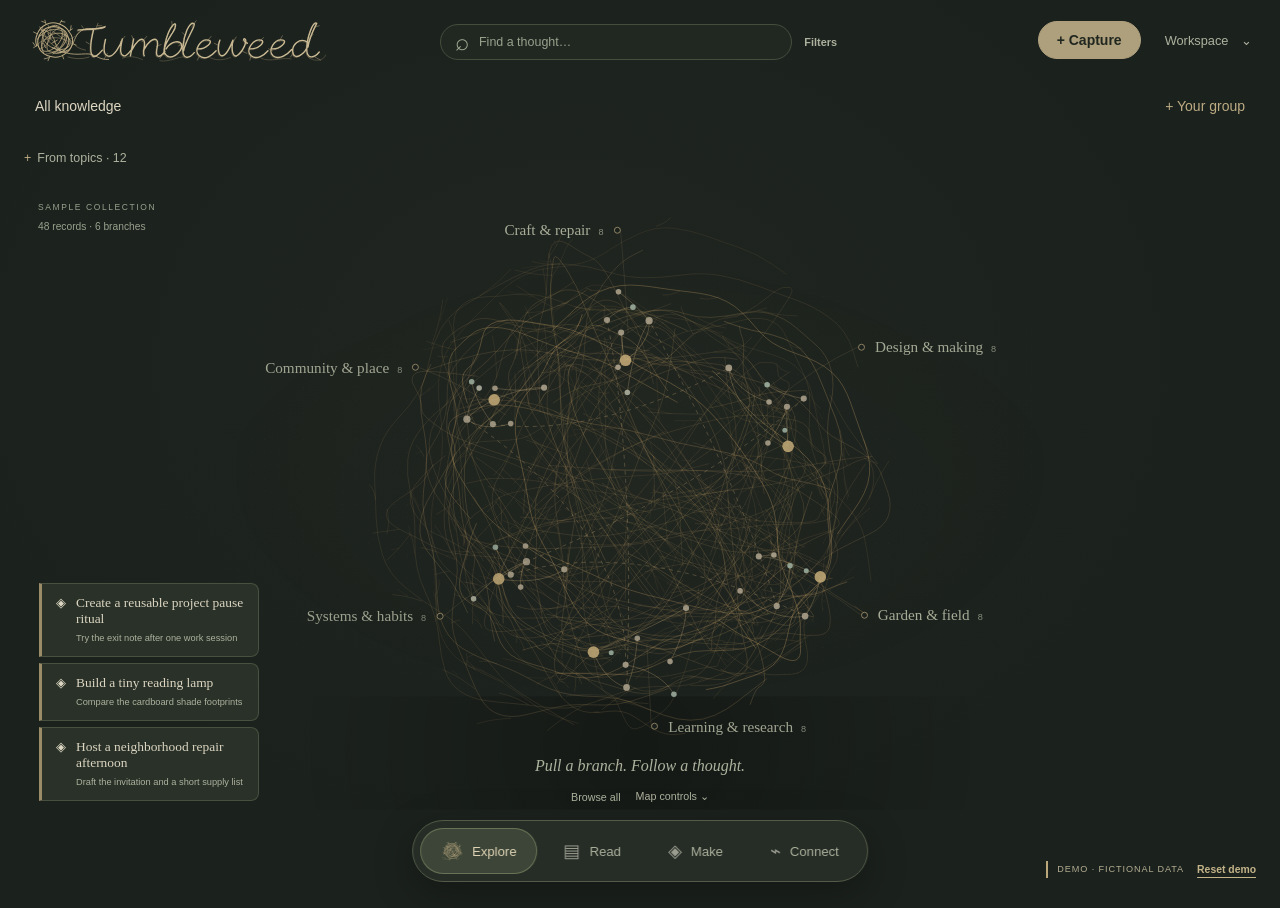
<file: docs/index.html>
<!doctype html>
<html lang="en"><head><meta charset="utf-8"><meta name="viewport" content="width=device-width,initial-scale=1"><title>Tumbleweed · Live demo</title><meta name="description" content="A living knowledge base with projects built in. Explore fictional records, gather ideas, and make something of them."><meta http-equiv="Content-Security-Policy" content="default-src 'self'; script-src 'self'; style-src 'self' 'unsafe-inline'; img-src 'self' data:; connect-src 'self'; object-src 'none'; base-uri 'none'"><link rel="icon" href="./favicon.svg?v=6e4d6adffa44"><link rel="stylesheet" href="./style.css?v=34fdeae2af04"><link rel="stylesheet" href="./specimen.css?v=c335b83e8648"><script src="./graph.js?v=f70b43f252f9" defer></script><script src="./catalog.js?v=46ac04d624d8" defer></script><script src="./specimen.js?v=c8ee6b089e5b" defer></script><script src="./demo-data.js?v=1d10bc9bbd48" defer></script><script src="./demo-model.js?v=4bcf160c7e73" defer></script><script src="./demo-store.js?v=4294a35362fd" defer></script><script src="./app.js?v=cccda82098f4" defer></script><script src="./demo-ui.js?v=cdccc9f09091" defer></script><link rel="stylesheet" href="./demo.css?v=04e514be0153"><script src="./context.js?v=81ff64c60347" defer></script><script src="./context-ui.js?v=6c9d27a02989" defer></script><link rel="stylesheet" href="./context.css?v=41fc2c2291ce"></head>
<body>
<div class="shell">
 <aside class="sidebar"><button id="menu-toggle" aria-label="Toggle navigation" aria-expanded="false">☰</button><a class="brand" href="#graph" aria-label="Tumbleweed — explore knowledge"><svg class="brand-wordmark" aria-hidden="true" focusable="false" xmlns="http://www.w3.org/2000/svg" viewBox="0 0 480 90" fill="none">
  <title>Tumbleweed — an unraveling of stems</title>
  <defs>
    <!-- Each letter is drawn as a growing stem, rather than set in a font. -->
    <path id="unraveled-lettering" d="
      M80 29C91 27 109 29 123 24 M105 28C102 40 98 59 102 68C105 76 114 67 119 61
      M124 44C122 52 119 67 127 70C137 75 149 51 151 43C149 53 145 67 153 70C157 72 161 66 165 61
      M164 70C166 59 168 49 169 43M166 61C172 49 180 40 185 45C190 50 182 65 186 70M185 61C191 49 201 40 206 45C211 51 202 64 207 70C211 73 215 68 219 63
      M218 67C217 52 224 31 231 22C237 14 238 23 232 32C224 45 215 58 219 66C226 81 247 64 246 54C245 44 229 46 221 59
      M249 62C252 45 269 21 266 19C258 13 249 39 248 56C246 76 257 76 266 65
      M271 59C284 60 298 47 289 45C276 42 264 62 274 70C283 78 295 69 301 62
      M307 45C303 55 304 69 310 70C316 71 324 55 328 45C325 59 327 73 334 70C344 64 352 45 347 43C344 42 344 47 351 50
      M355 59C369 60 381 47 373 45C360 42 347 62 357 70C366 77 378 69 384 62
      M390 59C403 60 416 47 408 45C394 42 383 62 392 70C402 78 416 67 422 60
      M448 49C435 39 421 53 424 66C427 78 443 67 448 54M448 56C450 41 460 22 462 18C456 13 446 42 446 60C446 76 458 74 466 64"/>
  </defs>
  <!-- The original seed head opens on the right into the first letter. -->
  <g stroke="#bdab83" stroke-linecap="round" stroke-linejoin="round" transform="translate(1 5)">
    <path stroke-width="1.65" d="M13 49C8 37 16 20 28 15C40 8 58 15 65 27C75 39 70 55 58 62C45 73 24 65 18 55C11 43 15 29 28 21C41 15 59 20 63 34C69 50 53 65 38 60"/>
    <path stroke-width="1.3" d="M24 61C17 49 21 26 36 18C46 13 54 20 54 29C55 42 38 59 27 58C18 58 19 44 29 36C41 25 62 27 66 40C70 53 54 58 40 53C25 47 17 32 26 22"/>
    <path stroke-width="1.25" d="M14 39C23 23 47 18 57 28C67 37 54 54 43 58C28 63 27 52 32 39C36 27 50 15 56 24C63 34 54 53 39 62M20 24C30 23 40 32 42 43C46 56 52 63 62 56"/>
    <path stroke-width="1.05" opacity=".72" d="M14 47C26 35 48 32 63 42M22 18C23 33 34 51 58 57M31 16C33 28 58 33 62 47M18 54C34 49 38 32 34 23M28 62C45 63 67 41 60 29M17 32C28 31 50 45 51 61"/>
    <path stroke-width="1.2" d="M28 15L26 8M27 12L21 10M49 15L53 8M52 10L58 11M64 26L70 22M67 24L68 17M69 45L76 48M54 64L56 70M34 66L31 73M33 68L25 70M15 48L8 52M11 50L7 44M14 30L8 27M21 24L18 19M35 37L31 29M37 45L46 40M53 36L58 32M27 52L24 45"/>
  </g>
  <g stroke="#bdab83" stroke-linecap="round" stroke-linejoin="round">
    <!-- Unwinding fibers lead into the crossbar and the lower writing strand. -->
    <path stroke-width="1.35" d="M47 64C78 70 68 35 89 28C99 24 113 30 124 23M39 57C64 69 75 68 92 67C108 66 112 77 129 76"/>
    <path stroke-width=".8" opacity=".7" d="M55 35C74 45 70 57 92 61M68 43C81 39 80 28 96 26M64 72C80 76 87 75 98 72"/>
    <use href="#unraveled-lettering" stroke-width=".85" opacity=".47" transform="translate(-1.3 1.7)"/>
    <use href="#unraveled-lettering" stroke-width="2.2" stroke="#caba94"/>
    <!-- Sparse forks and loose fibers keep the letter silhouettes readable. -->
    <path stroke-width=".9" opacity=".8" d="M90 28L86 22M98 51L93 48M108 28L112 18M111 22L118 22M127 66L122 75M148 48L155 39M169 45L166 38M182 48L190 39M206 55L213 52M217 67L211 74M231 24L230 15M241 54L250 50M252 38L247 33M262 24L269 14M275 69L271 77M287 46L293 39M304 53L298 50M326 52L333 40M341 62L350 66M357 69L355 77M370 47L377 41M391 62L385 59M402 47L407 38M425 65L420 72M450 42L456 36M459 24L466 22M459 72L468 77"/>
    <path stroke-width=".75" opacity=".58" d="M151 74C163 69 173 72 183 76M211 78C227 81 241 70 251 72M291 73C303 79 314 76 324 73M373 74C387 81 407 72 421 75M449 73C461 81 474 77 476 69"/>
  </g>
</svg>
</a>
 <button class="primary capture" id="capture">+ Capture</button>
 <nav class="workspace-dock" aria-label="Workspace"><button data-view="graph"><span aria-hidden="true"><img class="dock-mark" src="./favicon.svg?v=6e4d6adffa44" alt="" width="22" height="22"></span> Explore</button><button data-view="knowledge"><span>▤</span> Read <b id="record-count">0</b></button><button data-view="projects"><span>◈</span> Make <b id="project-count">0</b></button><button data-view="discover"><span>⌁</span> Connect</button></nav>
 <div class="sidebar-bottom"><details class="workspace-tools"><summary>Workspace</summary><nav aria-label="Tools"><button data-view="decisions">Decisions</button><button data-view="imports">Demo workspace & backups</button><button data-view="review">Collection review</button><button data-view="guide">Field guide</button></nav><div class="local-badge"><i></i><div>Your browser copy<small id="save-label">Opening demo…</small></div></div></details></div>
 </aside>
 <main><header><div class="breadcrumb">WORKSPACE <span>/</span> <b id="view-label">Tumbleweed</b></div><button class="subtle" id="reload">Reload</button><button class="subtle" id="backup">Export backup</button></header>
 <div class="page-heading"><div><div class="eyebrow" id="eyebrow">CONNECTIONS THAT COMPOUND</div><h1 id="title">Your knowledge, connected.</h1><p id="subtitle">Follow the evidence. Find what your next project can use.</p></div><div class="heading-stat"><strong id="count">0</strong><span>pieces of knowledge</span></div></div>
 <section class="toolbar" aria-label="Knowledge filters"><label class="search"><span>⌕</span><input id="search" type="search" placeholder="Find a thought…" aria-label="Search knowledge"></label><button id="filter-toggle" type="button" aria-expanded="false">Filters</button><select id="collection" aria-label="Collection"><option value="">All collections</option></select><select id="sort" aria-label="Sort records"><option value="title">Title A–Z</option><option value="recent">Newest dated first</option></select><select id="topic" aria-label="Topic"><option value="">All topics</option></select><select id="coverage" aria-label="Evidence coverage"><option value="">All evidence</option></select><details class="filters"><summary>More filters</summary><div><label>From date <input id="from-date" type="date"></label><label>To date <input id="to-date" type="date"></label><label><input id="archived" type="checkbox"> Include archived</label><button id="clear-filters">Clear filters</button></div></details></section>
 <div id="content" aria-live="polite"></div>
 </main>
</div>
<dialog id="detail" class="detail-dialog"><div id="detail-content"></div></dialog>
<dialog id="editor"><form id="edit-form"><div class="dialog-head"><h2 id="editor-title">Capture something</h2><button type="button" data-close="editor" aria-label="Close editor">×</button></div><input type="hidden" name="id"><div class="form-grid"><label>Kind<select name="kind"><option value="note">Note</option><option value="project">Project</option><option value="experience">Experience</option><option value="resource">Resource</option><option value="decision">Decision</option></select></label><label>Status<select name="status"><option value="reference">Reference</option><option value="planned">Planned</option><option value="active">Active</option><option value="paused">Paused</option><option value="completed">Completed</option></select></label></div><label>Title<input name="title" required maxlength="500"></label><label>Notes / context<textarea name="summary" rows="8"></textarea></label><label>Collection <small>Optional personal grouping</small><input name="collection" maxlength="120"></label><label>Topics <small>Comma separated</small><input name="topics"></label><label>Resource link <small>Optional</small><input name="url" type="url" placeholder="https://"></label><div class="project-fields"><h3>Continue with a clear next step</h3><label>I stopped at<input name="stopped_at"></label><label>Next time, start with<input name="next_action"></label><label>Before leaving, put away<input name="put_away"></label><label>Tasks <small>One per line; start completed tasks with [x]</small><textarea name="tasks" rows="4"></textarea></label></div><p class="muted" id="edit-note"></p><div class="form-error" role="alert"></div><footer><button type="button" data-close="editor">Cancel</button><button class="primary" type="submit">Save in this browser</button></footer></form></dialog>
<dialog id="link-dialog"><form id="link-form"><div class="dialog-head"><h2>Make a meaningful connection</h2><button type="button" data-close="link-dialog" aria-label="Close connection editor">×</button></div><label>From<select name="from" required></select></label><label>Relationship<select name="relation"><option value="supports">Supports</option><option value="informs">Informs</option><option value="depends_on">Depends on</option><option value="implements">Implements</option><option value="grew_from">Grew from</option><option value="revision_of">Revision of</option><option value="supersedes">Supersedes</option><option value="related_to">Related to</option><option value="links_to">Links to</option></select></label><label>To<select name="to" required></select></label><label>Basis<select name="basis"><option value="inferred">Inferred association</option><option value="explicit">Explicit relationship</option></select></label><label>Why does this connection matter?<textarea name="rationale" rows="4" required></textarea></label><p class="muted">Shared topics suggest relevance. They do not establish dependency or prove a claim.</p><div class="form-error" role="alert"></div><footer><button type="button" data-close="link-dialog">Cancel</button><button class="primary">Save relationship</button></footer></form></dialog>
<dialog id="confirm-dialog"><div class="dialog-head"><h2 id="confirm-title"></h2></div><p id="confirm-text"></p><footer><button id="confirm-no">Cancel</button><button class="primary" id="confirm-yes">Continue</button></footer></dialog>
<div id="toast" role="status" hidden></div>
<noscript>This local application requires JavaScript. Your data remains in the data folder.</noscript>
<aside class="demo-banner" aria-label="Demo status"><span>DEMO · FICTIONAL DATA</span><button id="demo-banner-reset">Reset demo</button></aside></body></html>
</file>
<file: docs/style.css>
@charset "UTF-8";
:root{font-family:Inter,"Segoe UI",sans-serif;color:#1f3032;background:#f5f7f8;font-size:16px;--green:#235b51;--line:#e1e7e8;--muted:#607477;--purple:#7f70bd;--blue:#427ea9;--orange:#bd8543}
[hidden]{display:none!important}#menu-toggle{display:none}
.record-card{min-width:0;overflow-wrap:anywhere}.record-card>*{max-width:100%}.title-muted{color:#a0a39b}
*{box-sizing:border-box}body{margin:0}button,input,select,textarea{font:inherit}button,a,input,select,textarea,summary{outline-offset:4px}button{cursor:pointer;border:1px solid #d5dfe0;background:white;color:#30484a;padding:10px 15px;border-radius:8px;font-size:.875rem;font-weight:600}button:hover{background:#edf4f2;border-color:#a7beb8}button:disabled{opacity:.5;cursor:wait}button.primary{background:#245d52;color:white;border-color:#245d52}button.primary:hover{background:#17483f}.subtle{background:transparent}.shell{display:grid;grid-template-columns:242px minmax(0,1fr);min-height:100vh}.sidebar{position:sticky;top:0;height:100vh;border-right:1px solid var(--line);background:#fff;padding:30px 18px 18px;display:flex;flex-direction:column}.brand{display:flex;align-items:center;gap:11px;color:#183b36;text-decoration:none;font-size:1.35rem;font-weight:750;padding:0 8px 30px}.brand-mark{font-size:2.4rem;line-height:1}.brand small{display:block;font-size:.63rem;letter-spacing:.14em;color:#7b8b8a;margin-top:5px}.capture{width:100%;margin-bottom:26px;padding:13px}nav{display:flex;flex-direction:column;gap:6px}nav button{border:0;background:none;text-align:left;display:flex;align-items:center;gap:12px;padding:12px 14px;font-weight:500}nav button span{width:20px;font-size:1.15rem;color:#67827d}nav button.active{background:#e7f0ed;color:#164f41;font-weight:650}nav b{margin-left:auto;font-size:.75rem;background:#e6ecea;border-radius:5px;padding:2px 6px}.sidebar-bottom{margin-top:auto}.local-badge{border-top:1px solid var(--line);margin-top:20px;padding:20px 8px 0;display:flex;gap:10px;font-size:.8rem}.local-badge i{width:7px;height:7px;background:#488676;border-radius:50%;margin-top:6px}.local-badge small{display:block;font-size:.75rem;color:var(--muted);margin-top:5px}main{min-width:0;padding:0 38px 40px}header{height:78px;border-bottom:1px solid var(--line);display:flex;align-items:center;gap:10px}.breadcrumb{flex:1;font-size:.7rem;letter-spacing:.12em;color:#718588}.breadcrumb span{margin:0 14px;color:#a4b2b2}.breadcrumb b{font-size:.8rem;letter-spacing:0;font-weight:500;color:#475f60}.page-heading{display:flex;align-items:center;justify-content:space-between;gap:20px;padding:34px 0 25px}.eyebrow{font-size:.69rem;letter-spacing:.18em;color:#588275;font-weight:700}h1{font-size:clamp(1.7rem,2.5vw,2.5rem);letter-spacing:-.04em;margin:10px 0;font-weight:600}h2{font-size:1.25rem;letter-spacing:-.02em;font-weight:600}h3{font-size:1rem;font-weight:650}p{line-height:1.65}.page-heading p{color:var(--muted);margin:0;font-size:.9rem}.heading-stat{text-align:right;flex-shrink:0}.heading-stat strong{display:block;font-size:2rem;font-weight:500;letter-spacing:-.04em}.heading-stat span{font-size:.75rem;color:var(--muted)}.toolbar{display:flex;gap:10px;margin-bottom:20px;align-items:center}.search{display:flex;align-items:center;gap:10px;flex:1;border:1px solid #dbe4e5;border-radius:8px;background:#fff;padding:0 13px}.search span{font-size:1.5rem;color:#77918c}.search input{width:100%;border:none;background:none;padding:12px 0;font-size:.875rem;min-width:100px}.toolbar select{max-width:190px}input,textarea,select{color:#2a4042;background:#fff;border:1px solid #d4dfe0;border-radius:7px;padding:10px 12px;font-size:.875rem}textarea{resize:vertical;line-height:1.6}.filters{position:relative;font-size:.875rem;z-index:3}.filters summary{cursor:pointer;list-style:none;border:1px solid #d4dfe0;border-radius:7px;padding:11px 12px;background:white}.filters>div{position:absolute;right:0;top:50px;width:245px;background:white;padding:18px;box-shadow:0 12px 45px #173c3920;border:1px solid var(--line);border-radius:10px}.filters label{display:block;margin-bottom:12px}.filters input[type=date]{display:block;width:100%;margin-top:6px}.graph-layout{display:grid;grid-template-columns:minmax(0,1fr) 285px;gap:18px}.graph-card{background:#fff;border:1px solid var(--line);border-radius:13px;overflow:hidden;position:relative}.graph-top{display:flex;justify-content:space-between;gap:15px;align-items:center;padding:19px 22px;border-bottom:1px solid #edf1f1}.graph-top strong{font-size:.9rem;font-weight:600}.graph-top small{display:block;color:var(--muted);font-size:.75rem;margin-top:4px}.pill{display:inline-block;font-size:.72rem;border:1px solid #dce6e3;background:#f6faf8;color:#4e7368;padding:5px 9px;border-radius:20px;white-space:nowrap}.graph-stage{height:470px;position:relative;background:radial-gradient(ellipse at center,#f2f8f6 0%,#fff 72%)}canvas{width:100%;height:100%;display:block;cursor:grab;touch-action:none}.graph-hint{position:absolute;bottom:15px;left:20px;font-size:.72rem;color:#78908a;pointer-events:none}.graph-controls{display:flex;gap:6px;position:absolute;right:15px;bottom:15px}.graph-controls button{padding:6px 10px;background:#fffffff0}.graph-footer{border-top:1px solid #edf1f1;padding:15px 20px;display:flex;gap:17px;flex-wrap:wrap;color:var(--muted);font-size:.75rem}.legend-dot{display:inline-block;width:7px;height:7px;border-radius:50%;margin-right:6px}.side-stack{display:flex;flex-direction:column;gap:16px}.panel{background:#fff;border:1px solid var(--line);border-radius:12px;padding:22px}.panel h2{margin:0 0 14px;font-size:1rem}.panel p{font-size:.875rem;color:var(--muted)}.panel small{font-size:.75rem;color:var(--muted);line-height:1.6}.mini-record{border:0;border-bottom:1px solid #edf1f1;border-radius:0;background:none;padding:12px 0;display:block;width:100%;text-align:left;font-size:.875rem;font-weight:500;line-height:1.45}.mini-record:last-child{border:0}.mini-record small{display:block;margin-top:5px;font-size:.72rem}.section-heading{display:flex;align-items:center;justify-content:space-between;gap:14px;margin:25px 0 15px}.section-heading h2{margin:0}.section-heading span{font-size:.8rem;color:var(--muted)}.cards{display:grid;grid-template-columns:repeat(3,minmax(0,1fr));gap:16px}.record-card{background:#fff;border:1px solid var(--line);border-radius:11px;padding:21px;cursor:pointer;text-align:left;color:inherit;display:flex;flex-direction:column;gap:10px;font-weight:400;min-height:205px;transition:border-color .15s,transform .15s}.record-card:hover{transform:translateY(-2px);background:white;border-color:#9dbcb0}.card-meta{display:flex;gap:8px;align-items:center;font-size:.69rem;text-transform:uppercase;letter-spacing:.08em;color:#6d8981}.record-card h3{font-size:1.05rem;line-height:1.45;margin:0;color:#233e3a}.record-card p{font-size:.875rem;color:var(--muted);margin:0;display:-webkit-box;-webkit-line-clamp:3;-webkit-box-orient:vertical;overflow:hidden}.tags{display:flex;gap:6px;flex-wrap:wrap;margin-top:auto;padding-top:8px}.tag{background:#f0f4f4;color:#58716c;font-size:.7rem;border-radius:4px;padding:4px 7px}.empty{padding:45px;background:#fff;border:1px dashed #b6cbc5;border-radius:12px;text-align:center;max-width:750px;margin:20px auto}.empty h2{font-size:1.4rem}.empty p{color:var(--muted)}.empty button{margin-top:10px}.notice{padding:15px 18px;border:1px solid #dbe7e2;background:#eef5f2;border-radius:8px;font-size:.875rem;line-height:1.6;margin-bottom:18px;color:#405f55}.muted{color:var(--muted);font-size:.875rem}.detail-dialog{width:830px;max-height:92vh}.dialog-head{display:flex;justify-content:space-between;align-items:flex-start;gap:20px;margin-bottom:20px}.dialog-head h2{margin:0;line-height:1.45;font-size:1.45rem}.dialog-head button{border:0;font-size:1.4rem;padding:0 8px;background:none}.detail-actions{display:flex;gap:8px;flex-wrap:wrap;margin:20px 0}.prose{white-space:pre-wrap;overflow-wrap:anywhere;line-height:1.75;font-size:.95rem}.evidence-box{border:1px solid var(--line);border-radius:8px;padding:17px;margin:12px 0}.evidence-box p{margin:8px 0;font-size:.875rem}.evidence-box summary{cursor:pointer;color:#2b554c;line-height:1.5}.evidence-box pre,pre.raw{white-space:pre-wrap;word-break:break-word;font-family:Consolas,monospace;font-size:.8rem;color:#455b5d;background:#f5f7f8;padding:12px;border-radius:6px;max-height:350px;overflow:auto}.status{display:inline-block;background:#edf0f8;color:#655783;padding:4px 7px;border-radius:4px;font-size:.72rem;margin-right:5px}.status.inferred{background:#fff3df;color:#816125}.source-id{font-family:Consolas,monospace;font-size:.75rem;word-break:break-all;color:#647877}.connection{display:flex;gap:10px;align-items:flex-start;padding:15px 0;border-bottom:1px solid var(--line)}.connection>div{flex:1;min-width:0}.connection button.record-link{border:0;background:none;padding:0;text-align:left;font-size:.9rem;color:#245f52}.connection p{font-size:.875rem;margin:8px 0;line-height:1.6}.connection small{color:var(--muted)}.connection .direction{font-size:1.4rem;color:#8ca89f}.tasks label{display:flex;gap:10px;padding:10px 0;border-bottom:1px solid #edf1f1;font-size:.9rem}.tasks input{width:18px;height:18px}.tasks .done{text-decoration:line-through;color:#7b8c8c}dialog{width:640px;max-width:calc(100vw - 28px);max-height:90vh;border:1px solid var(--line);border-radius:14px;padding:28px;color:#233c3a;box-shadow:0 25px 100px #122c3940}dialog::backdrop{background:#19343269;backdrop-filter:blur(3px)}dialog label{display:block;font-size:.875rem;font-weight:500;margin:14px 0}dialog label>input,dialog label>select,dialog label>textarea{display:block;width:100%;margin-top:7px}dialog label small{font-weight:400;color:var(--muted);margin-left:5px}dialog footer{display:flex;gap:10px;justify-content:flex-end;border-top:1px solid var(--line);padding-top:20px;margin-top:24px}.form-grid{display:grid;grid-template-columns:1fr 1fr;gap:15px}.project-fields{border-top:1px solid var(--line);margin-top:20px;padding-top:5px}.form-error{color:#973f3f;font-size:.875rem;line-height:1.6}.import-grid{display:grid;grid-template-columns:1fr 1fr;gap:20px}.import-grid label{display:block;margin:15px 0;font-size:.875rem}.import-grid input{display:block;width:100%;margin-top:8px}.import-grid input[type=file]{font-size:.8rem;padding:10px}.preview{margin-top:20px}.conflict{padding:12px;border:1px solid #e3d9c7;background:#fffaf1;margin:10px 0;border-radius:8px}.conflict label{display:flex;gap:10px;align-items:center;font-size:.9rem}.conflict input{width:auto}.diff{display:grid;grid-template-columns:1fr 1fr;gap:10px}.diff pre{max-height:200px}.history-row{padding:16px 0;border-top:1px solid var(--line);display:flex;justify-content:space-between;align-items:center;gap:15px;font-size:.875rem}.history-row small{display:block;margin-top:6px;color:var(--muted)}.guide{max-width:900px}.guide p,.guide li{font-size:.95rem;line-height:1.8}.guide li{margin:10px 0}.guide code{background:#eef2f3;padding:3px 6px;overflow-wrap:anywhere}.guide a{color:#23664f}.suggestion{margin-bottom:14px}.suggestion h3{font-size:1.1rem;line-height:1.5}.suggestion p{font-size:.875rem}.suggestion footer{display:flex;gap:10px}.view-switch{display:flex;gap:8px}.results-note{font-size:.8rem;color:var(--muted);margin-bottom:16px}#toast{position:fixed;bottom:25px;left:50%;transform:translateX(-50%);padding:14px 22px;background:#183e36;color:white;border-radius:9px;box-shadow:0 6px 35px #0002;z-index:100;font-size:.9rem;max-width:90vw}#confirm-dialog{max-width:480px}.progress{height:4px;background:#e9efed;border-radius:10px;margin-top:6px;overflow:hidden}.progress span{display:block;background:#57947c;height:100%}.pagination{display:flex;justify-content:center;align-items:center;gap:15px;margin:22px 0;font-size:.875rem}.detail-section{margin-top:28px}.detail-section h3{margin-bottom:12px}.topic-buttons{display:flex;gap:6px;flex-wrap:wrap}.topic-buttons button{font-size:.75rem;padding:5px 9px}.small-label{color:var(--muted);font-size:.75rem}.error-banner{padding:20px;background:#fff1ef;color:#8a3830;border:1px solid #eac8c4;border-radius:8px}.filter-empty{padding:24px;text-align:center;font-size:.875rem;color:var(--muted)}
@media(min-width:1500px){main{padding-left:55px;padding-right:55px}.graph-stage{height:540px}.graph-layout{grid-template-columns:minmax(0,1fr) 330px}}
@media(max-width:1150px){.shell{grid-template-columns:205px minmax(0,1fr)}.sidebar{padding:25px 12px}.brand{font-size:1.15rem}main{padding:0 24px 30px}.graph-layout{grid-template-columns:1fr}.side-stack{display:grid;grid-template-columns:1fr 1fr}.cards{grid-template-columns:repeat(2,minmax(0,1fr))}.toolbar{flex-wrap:wrap}.search{flex-basis:100%}.graph-stage{height:440px}}
@media(max-width:700px){.shell{display:block}.sidebar{position:static;height:auto;border-right:0;padding:18px 16px}.brand{padding-bottom:15px}.capture{margin-bottom:12px}.sidebar nav{flex-direction:row;flex-wrap:wrap;gap:3px}.sidebar nav button{padding:8px;font-size:.8rem}.sidebar nav button span{display:none}.sidebar-bottom{margin-top:8px}.local-badge{display:none}main{padding:0 16px 25px}header{height:60px}.breadcrumb{font-size:.6rem}.breadcrumb span{margin:0 6px}.page-heading{padding:24px 0 18px}.heading-stat{display:none}.cards,.side-stack,.import-grid{grid-template-columns:1fr}.toolbar select{max-width:calc(50% - 5px);flex:1}.graph-stage{height:365px}.graph-top{padding:16px}.graph-hint{bottom:55px}.graph-footer{gap:10px;font-size:.7rem}.form-grid,.diff{grid-template-columns:1fr}dialog{padding:22px}.detail-actions button{flex:1}.page-heading p{font-size:.85rem}h1{font-size:1.8rem}}
@media(prefers-reduced-motion:reduce){*{transition:none!important;scroll-behavior:auto!important}}
/* Match the original Tumbleweed's charcoal, paper-gold and fine branching lines. */
:root{color-scheme:dark;color:#e3e3db;background:#191b1c;--green:#dfb477;--line:#303435;--muted:#a2a7a4;--purple:#b8a5d2;--blue:#8cb8c7;--orange:#dfb477}
body{background:#191b1c}.sidebar{background:#161819}.brand{color:#e7e5dc}.brand-mark{color:#dbb77e}.brand small{color:#8c928d}.sidebar nav button{color:#a9afaa}.sidebar nav button span{color:#9b9d91}.sidebar nav button.active{color:#e9c68b;background:#302a21}.sidebar nav b{background:#34342e;color:#c3c8be}.local-badge{color:#bec7bc}.local-badge i{background:#d8b375}.breadcrumb{color:#8d9791}.breadcrumb b{color:#c2c9c1}.breadcrumb span{color:#747a74}button{background:#222627;color:#d5d8d0;border-color:#3e4444}button:hover{background:#303433;border-color:#696b5b}button.primary{background:#dfb477;border-color:#dfb477;color:#201e19}button.primary:hover{background:#ebc68e;border-color:#ebc68e}.subtle{background:transparent}.eyebrow{color:#b1a58d}.page-heading{padding-top:34px;padding-bottom:25px}h1{font-size:clamp(1.85rem,2.6vw,2.7rem);max-width:680px;line-height:1.2;letter-spacing:-.045em;font-weight:500}.page-heading p{color:#9a9f9b}input,select,textarea{background:#1b1e1f;border-color:#3b4241;color:#e0e2d9}.search{background:#1f2223;border-color:#343a39}.search input{color:#e1e2d9}.search span{color:#a2a994}.filters summary,.filters>div{background:#232728;border-color:#3a403e}.panel,.record-card,.graph-card{background:#1d2021;border-color:#333737}.graph-card{background:#1a1c1d}.graph-top{border-color:#303433}.graph-stage{background:radial-gradient(ellipse at 48% 48%,#202221 0%,#1a1c1d 69%);height:540px}.graph-controls button{background:#222626eb;border-color:#414844;color:#dddcca}.graph-hint{color:#989c8f}.graph-footer{border-color:#303433;color:#a6afa5}.graph-footnote{padding:0 20px 15px;color:#8e978d;font-size:.72rem;line-height:1.6}.pill{background:#292c26;border-color:#454737;color:#c9c4a5}.graph-options{display:flex;gap:16px;align-items:center;padding:14px 20px 0;flex-wrap:wrap}.graph-options select{flex:1;max-width:300px;min-width:140px;font-size:.8rem}.graph-options label{font-size:.75rem;color:#b3b9aa;display:flex;align-items:center;gap:6px}.graph-options input{accent-color:#dfb477}.record-card:hover{background:#222726;border-color:#6f715c}.record-card h3{color:#dedfd4}.card-meta{color:#b8ad94}.tag{background:#2c3330;color:#afbfb1}.tags{gap:7px}.mini-record{border-color:#303736;color:#dedfd4}.notice{background:#292b24;border-color:#444636;color:#c8c9b7}.empty{background:#1d2121;border-color:#5a655b}.evidence-box{border-color:#3a4340}.evidence-box summary{color:#d5c59f}.evidence-box pre,pre.raw{color:#bec9c0;background:#171b1c}.status{background:#32313c;color:#c6bbd8}.status.inferred{background:#383021;color:#dabd82}.source-id{color:#a0afa3}.connection{border-color:#343d37}.connection .direction{color:#b1a583}.connection button.record-link{color:#e0c58d}.tasks label{border-color:#333c35}.tasks input{accent-color:#dfb477}.tasks .done{color:#93a28f}.progress{background:#333a32}.progress span{background:#c3ac79}dialog{background:#222627;border-color:#414a43;color:#e0e1d7}dialog::backdrop{background:#080d0fc9}.conflict{background:#302a21;border-color:#635338}.guide a,.prose a{color:#e0c08b}.guide code{background:#30362f}.error-banner{background:#392726;border-color:#72514b;color:#edc2b6}.form-error{color:#efb5a6}#toast{background:#e0bd84;color:#25241d}.graph-controls{bottom:16px}.record-card:focus-visible,button:focus-visible,a:focus-visible{outline:2px solid #e0bd84}.connection small,.panel small{color:#a3aea2}
@media(min-width:1500px){.graph-stage{height:610px}.graph-layout{grid-template-columns:minmax(0,1fr) 310px}}
@media(max-width:1150px){.graph-stage{height:520px}}
@media(max-width:700px){.graph-stage{height:430px}.graph-options{padding:12px 15px 0;gap:11px}.graph-options select{max-width:100%}h1{font-size:2rem}.graph-footnote{font-size:.72rem}.graph-hint{bottom:60px}.graph-controls{right:12px;bottom:15px}.brand{padding-bottom:15px}}
@media(max-width:700px){.sidebar{display:grid;grid-template-columns:auto 1fr auto;align-items:center;gap:12px;padding:15px}#menu-toggle{display:block;padding:8px 10px}.brand{padding:0;font-size:1.1rem;gap:7px}.brand-mark{font-size:1.8rem}.brand small{font-size:.56rem}.capture{margin:0;width:auto;font-size:0;padding:9px 14px}.capture::after{content:'+';font-size:1.25rem}.sidebar>nav,.sidebar-bottom{display:none}.sidebar.mobile-open>nav,.sidebar.mobile-open .sidebar-bottom{display:flex;grid-column:1/-1}.sidebar.mobile-open .sidebar-bottom nav{display:flex}.sidebar-bottom{margin-top:0}header{height:55px}.page-heading{padding-top:22px}}

/* Review: readable, source-preserving collections and conversations. */
.toolbar{flex-wrap:wrap}.toolbar .search{min-width:220px;flex:1}.collection-shortcuts{display:flex;flex-wrap:wrap;gap:8px;margin:0 0 22px}.collection-shortcuts button{border-radius:20px;padding:9px 14px}.collection-shortcuts small{margin-left:6px;color:var(--muted)}.review-stats{display:grid;grid-template-columns:repeat(4,minmax(0,1fr));gap:14px}.review-stats strong{font-size:32px;color:var(--green)}.review-stats~.panel{margin-top:18px}.message{border:1px solid var(--border);border-radius:12px;padding:18px;margin:14px 0;background:rgba(255,255,255,.025)}.message.user-message{border-left:3px solid #c6a15d}.message header{padding:0;margin-bottom:14px;display:flex;justify-content:space-between;gap:12px;flex-wrap:wrap}.message time{font-size:12px;color:var(--muted)}.message details{margin-top:15px}.message .prose{overflow-wrap:anywhere;white-space:pre-wrap}.record-card .small-label{line-height:1.6}select:disabled{opacity:.6}@media(max-width:700px){.review-stats{grid-template-columns:repeat(2,minmax(0,1fr))}.toolbar>*{max-width:100%}}

.detail-jumps{display:flex;flex-wrap:wrap;gap:6px;margin:14px 0}.detail-jumps button{font-size:12px;padding:6px 10px}.detail-section{scroll-margin-top:16px}
/* Tumbleweed spatial workspace — local, source-preserving, no external assets. */
:root{--paper:#d9ccb1;--ink:#292922;--amber:#ddb879;--muted:#aaa99c;--line:#ffffff16;font-family:"Segoe UI",sans-serif;background:#171b1a}body{background:radial-gradient(ellipse at 48% 30%,#2e302820,transparent 60%),#171b1a}.shell{display:block;min-height:100vh}.sidebar{position:relative;z-index:12;height:86px;display:flex;flex-direction:row;align-items:center;padding:20px 38px;border:0;background:transparent;gap:24px}.brand{padding:0;gap:12px;font-family:Georgia,serif;font-size:1.6rem;font-weight:400;letter-spacing:-.05em}.brand-mark{font-size:2.7rem;line-height:1}.brand small{font-family:"Segoe UI",sans-serif;font-size:.54rem;letter-spacing:.19em;margin-top:7px;color:#a7a695}.capture{width:auto;margin:0 0 0 auto;padding:10px 18px;border-radius:30px}.sidebar-bottom{margin:0}.workspace-tools{position:relative;font-size:.8rem}.workspace-tools>summary{cursor:pointer;padding:10px 0;color:#b7baac;list-style:none}.workspace-tools>summary:after{content:' ⌄';margin-left:9px}.workspace-tools[open]{background:#232823;border-radius:12px}.workspace-tools[open]>summary{padding:10px 15px}.workspace-tools>nav{position:absolute;right:0;top:36px;width:230px;padding:14px;background:#232823;border:1px solid #4c5140;border-radius:12px 12px 0 0;box-shadow:0 20px 60px #0008}.workspace-tools .local-badge{position:absolute;right:0;top:236px;width:230px;background:#232823;padding:15px;margin:0;border:1px solid #4c5140;border-top:0;border-radius:0 0 12px 12px;font-size:.73rem}.workspace-dock{position:fixed;bottom:22px;left:50%;transform:translateX(-50%);display:flex!important;flex-direction:row!important;gap:5px;padding:7px;border:1px solid #747b4e50;background:#252a24f2;backdrop-filter:blur(16px);border-radius:45px;box-shadow:0 12px 50px #0006;z-index:20}.sidebar .workspace-dock button{padding:12px 21px;border-radius:30px;font-size:.82rem;white-space:nowrap;gap:9px}.sidebar .workspace-dock button.active{background:#d9ba80;color:#25281f}.sidebar .workspace-dock button.active span{color:#25281f}.workspace-dock b{display:none}.workspace-dock span{display:inline!important;width:auto!important}.sidebar nav button{color:#bfc2b3}.sidebar #menu-toggle{display:none!important}main{padding:0 38px 120px;max-width:1800px;margin:auto}main>header{position:absolute;top:29px;right:270px;height:auto;border:0;gap:12px}.breadcrumb{display:none}main>header button{font-size:.72rem;border:0;color:#a5aa9e;padding:5px;background:none}.page-heading{padding:30px 0 24px;align-items:flex-end}.page-heading h1{font-family:Georgia,"Times New Roman",serif;font-size:clamp(2.5rem,4.2vw,4.7rem);font-weight:400;letter-spacing:-.055em;line-height:1.06;max-width:1000px}.page-heading h1 em{font-weight:400;color:#dec38e}.page-heading p{font-size:.85rem;color:#a7aa9c;margin-top:18px}.eyebrow,.margin-label{font-family:"Segoe UI",sans-serif;font-size:.6rem;letter-spacing:.19em;color:#a99e7d;font-weight:500}.heading-stat{display:none}.toolbar{gap:9px;padding:0;margin:0 0 22px}.toolbar .search{background:transparent;border:0;border-bottom:1px solid #a7ad922e;border-radius:0;max-width:400px;padding-left:0;min-width:200px}.toolbar input{font-size:.8rem}.toolbar select,.filters summary{font-size:.72rem;background:#1f241f;border-color:#777f4a30;padding:9px 10px;max-width:175px;border-radius:20px}.toolbar #sort{max-width:145px}.filters>div{z-index:30}.landscape{position:relative;display:grid;grid-template-columns:210px minmax(300px,1fr) 255px;gap:24px;isolation:isolate;min-height:610px}.landscape-grain{position:absolute;inset:-250px -38px -80px;pointer-events:none;z-index:-1;opacity:.2;background-image:radial-gradient(#bcb08230 .65px,transparent .65px);background-size:7px 7px;mask-image:radial-gradient(ellipse,black,transparent 72%)}.branch-index{padding-top:40px}.branch-index .margin-label{margin-bottom:23px}.branch-choice{position:relative;display:flex;align-items:center;gap:11px;width:100%;text-align:left;padding:13px 0;border:0;border-bottom:1px solid #ffffff09;border-radius:0;background:transparent;font-weight:400;font-size:.77rem;color:#b5b8a7}.branch-choice:hover,.branch-choice.chosen{background:none;color:#ebc589;border-color:#b3a46f66}.branch-choice.chosen:before{content:'';width:5px;height:5px;background:#d6b475;border-radius:50%;position:absolute;left:-12px}.branch-number{font-family:Consolas,monospace;font-size:.58rem;color:#777d6e}.branch-choice small{margin-left:auto;color:#8e927d;font-size:.65rem}.branch-index p{font-size:.65rem;color:#7f8777;line-height:1.8;margin-top:25px}.text-action{border:0;border-radius:0;border-bottom:1px solid #7b80502e;background:none;padding:12px 0;color:#d7bd88;font-weight:400;font-size:.75rem}.text-action:hover{background:none;color:#ffdda2}.tumbleweed-field{min-width:0;position:relative}.field-caption{display:flex;justify-content:space-between;align-items:center;margin:0 0 -20px;padding:0 14px;font-size:.56rem;letter-spacing:.19em;color:#838b7c}.field-caption small{font-size:.62rem;letter-spacing:0;color:#9b9e8d}.landscape .graph-stage{height:570px;background:transparent;overflow:hidden}.landscape .graph-controls{bottom:15px;right:10px;gap:2px}.landscape .graph-controls button{background:#24291e88;border:0;border-radius:50%;padding:6px 9px;font-size:.7rem}.landscape .graph-hint{left:15px;bottom:20px;font-size:.63rem;color:#909480}.landscape .graph-options{padding:0 12px;margin:0;gap:12px}.landscape .graph-options select{background:transparent;border:0;border-bottom:1px solid #5c634d;border-radius:0;font-size:.71rem;max-width:245px;padding:8px 0}.landscape .graph-options label{font-size:.65rem;color:#9ba58e}.landscape .graph-options input{width:12px;height:12px}.field-legend{display:flex;justify-content:center;gap:20px;margin-top:25px;font-size:.6rem;color:#959d87}.twig-note{text-align:center;font-size:.57rem;color:#7d8573;margin:10px auto;max-width:400px;line-height:1.6}.field-notes{padding-top:40px}.field-notes h2{font-family:Georgia,serif;font-size:1.5rem;font-weight:400;letter-spacing:-.025em;margin:15px 0}.thread-list{max-height:280px;overflow:auto;scrollbar-width:thin;scrollbar-color:#525840 transparent;padding-right:9px}.thread-entry{display:block;width:100%;position:relative;text-align:left;border:0;border-bottom:1px solid #9c9b6220;background:transparent;border-radius:0;padding:13px 18px 13px 0;font-weight:400;line-height:1.5}.thread-entry:hover{background:#c7c78708}.thread-entry small{display:block;font-size:.56rem;text-transform:uppercase;letter-spacing:.1em;color:#91967f;margin-bottom:5px}.thread-entry span{font-size:.79rem;color:#d0d1bd}.thread-entry i{position:absolute;right:0;top:31px;font-style:normal;color:#bca978}.project-seed{margin-top:30px;border-top:1px solid #a8a26d44;padding-top:24px}.project-seed h3{font-family:Georgia,serif;font-size:1.15rem;font-weight:400;line-height:1.4;color:#d8c499}.project-seed p{font-size:.73rem;color:#9ea48f}.project-seed button{font-size:.74rem;border:1px solid #9f9c5c44;background:#c5bd6810;border-radius:3px;font-weight:400;width:100%;text-align:left}.project-seed button small{display:block;color:#9ba789;font-size:.65rem;margin-top:8px}.detail-dialog{position:fixed;inset:88px 20px 90px auto;margin:0;width:min(620px,48vw);height:calc(100vh - 178px);max-height:none;max-width:calc(100vw - 30px);background:#22271ffb;border:1px solid #7b815256;border-radius:5px;box-shadow:-30px 0 100px #0008;padding:27px;z-index:30}.detail-dialog .dialog-head h2{font-family:Georgia,serif;font-weight:400;font-size:1.65rem}.detail-dialog .notice{font-size:.74rem}.detail-dialog .detail-actions button{font-size:.7rem}.detail-dialog .prose{font-size:.87rem}.detail-dialog .detail-jumps{border-block:1px solid #62644755;padding:12px 0}.detail-dialog .detail-jumps button{background:none;border:0;color:#cfc49e;font-size:.62rem;padding:3px}.cards{grid-template-columns:repeat(3,minmax(0,1fr));gap:0 30px}.record-card{background:transparent;border:0;border-top:1px solid #c3c3992e;border-radius:0;min-height:230px;padding:25px 0}.record-card:hover{background:transparent;border-color:#c9b580;transform:none}.record-card h3{font-family:Georgia,serif;font-size:1.35rem;font-weight:400;line-height:1.35}.record-card .card-meta{font-size:.57rem}.record-card .small-label{font-size:.63rem}.record-card p{font-size:.79rem}.collection-shortcuts button{background:none;border-color:#747e4633;font-weight:400;font-size:.7rem}.collection-shortcuts button:hover{background:#42482b44}.project-switcher{display:flex;gap:12px;align-items:center;flex-wrap:wrap;border-block:1px solid #7e855033;padding:18px 0;margin-bottom:30px}.project-switcher label{font-size:.72rem;color:#b3b7a4;display:flex;align-items:center;gap:12px}.project-switcher select{max-width:350px}.project-switcher button{font-size:.72rem;border-radius:25px}.worktable{display:grid;grid-template-columns:1fr 1.05fr 1fr;gap:24px;align-items:start;padding:15px 0 30px;background-image:radial-gradient(#a3ad7830 .75px,transparent .75px);background-size:20px 20px}.work-paper{min-width:0;padding:28px;box-shadow:0 18px 40px #0003;border:1px solid #72754d33;position:relative}.work-paper:before{content:'';display:block;width:45px;height:12px;background:#bcb88650;position:absolute;top:-6px;left:40%;transform:rotate(-4deg)}.purpose-paper{background:#d6ccb2;color:#282c22;transform:rotate(-.7deg)}.purpose-paper .margin-label,.purpose-paper .tag{color:#6a6952}.purpose-paper h2{color:#303329}.work-paper h2{font-family:Georgia,serif;font-size:1.45rem;font-weight:400;line-height:1.25;margin:20px 0}.work-paper .prose{font-size:.86rem;line-height:1.8}.purpose-paper .tag{background:#c0b99f}.resume-slip{margin-top:28px;border-top:1px solid #696c4740;padding-top:22px}.resume-slip small{font-size:.58rem;letter-spacing:.15em;color:#6e6f54}.resume-slip p{font-family:Georgia,serif;font-size:1rem;line-height:1.5;margin:9px 0 20px}.task-paper{background:#252d23;transform:rotate(.4deg)}.task-paper h2 small{float:right;font-family:Consolas,monospace;font-size:.8rem;color:#b7b985}.task-paper .tasks label{font-size:.82rem;line-height:1.5;border-color:#a7ac6e22;padding:15px 0;align-items:start}.task-paper .tasks input{flex-shrink:0}.task-paper .tasks .done{color:#929c7f}#quick-task{display:flex;flex-wrap:wrap;gap:8px;margin-top:25px}#quick-task input{width:100%;background:#182218;border:0;border-bottom:1px solid #78895b;border-radius:0;padding:12px 0;font-size:.8rem}#quick-task button{font-size:.7rem;border-radius:20px}.margin-note{font-size:.73rem;line-height:1.7;color:#98a183;margin-top:25px}.evidence-paper{background:#20251f;transform:rotate(-.35deg)}.evidence-paper>.muted{font-size:.75rem}.pinned-evidence{border-top:1px solid #a5aa6933;padding:16px 0}.pinned-evidence small{font-size:.59rem;letter-spacing:.04em;color:#a6aa8d;display:block}.pinned-evidence button{border:0;padding:8px 0;background:transparent;font-family:Georgia,serif;font-size:1.07rem;font-weight:400;line-height:1.4;text-align:left;color:#d6c593}.pinned-evidence p{font-size:.71rem;color:#9fa68c;line-height:1.7;margin:5px 0}.pinned-evidence [data-attach]{font-family:"Segoe UI",sans-serif;font-size:.7rem;color:#dcbd77}.possible-evidence{margin-top:25px;border-top:1px dashed #8b8e5944;padding-top:20px}.possible-evidence summary{cursor:pointer;font-size:.78rem;color:#c6c79e}.workshop-empty{display:flex;align-items:center;justify-content:center;gap:60px;min-height:420px;border-top:1px solid #95966133}.seed-drawing{font-size:clamp(100px,19vw,230px);color:#cbb176;font-family:Georgia,serif;font-weight:100;text-shadow:0 0 80px #cbac521f}.workshop-empty h2{font-family:Georgia,serif;font-size:clamp(2rem,3vw,3.4rem);font-weight:400;line-height:1.2;letter-spacing:-.035em}.workshop-empty p{max-width:430px;font-size:.88rem;color:#a5ad98}.workshop-empty button{margin:15px 8px 0 0;border-radius:25px}.work-error{color:#ecc0a4;font-size:.8rem}.sr-only{position:absolute;width:1px;height:1px;padding:0;margin:-1px;overflow:hidden;clip:rect(0,0,0,0);white-space:nowrap;border:0}.message{border-color:var(--line)}.panel{background:#20261f;border-radius:4px}.sidebar .workspace-tools nav button{font-size:.8rem;padding:10px}.review-stats strong{font-family:Georgia,serif;font-weight:400}.sidebar.mobile-open{display:flex}
@media(min-width:1500px){.landscape{grid-template-columns:230px minmax(300px,1fr) 290px;gap:35px}.landscape .graph-stage{height:650px}main{padding-inline:55px}.sidebar{padding-inline:55px}}
@media(max-width:1100px){.landscape{grid-template-columns:170px minmax(250px,1fr);gap:20px}.field-notes{grid-column:1/-1;display:grid;grid-template-columns:1fr 1fr;gap:12px 35px;padding-top:10px}.field-notes>.margin-label,.field-notes>h2{grid-column:1}.field-notes .thread-list{grid-column:1;max-height:220px}.field-notes #read-all{grid-column:1;justify-self:start}.project-seed{grid-column:2;grid-row:1/5;margin-top:0}.landscape .graph-stage{height:500px}.worktable{grid-template-columns:1fr 1fr}.evidence-paper{grid-column:1/-1}.cards{grid-template-columns:repeat(2,minmax(0,1fr))}main>header{right:245px}.detail-dialog{width:min(620px,65vw)}}
@media(max-width:700px){.sidebar{display:flex;padding:18px 18px;height:76px;gap:12px}.brand{font-size:1.25rem}.brand small{font-size:.45rem}.brand-mark{font-size:2rem}.capture{font-size:.72rem;padding:9px 13px}.capture:after{display:none}.sidebar-bottom{display:block}.workspace-tools>summary{font-size:0}.workspace-tools>summary:after{content:'•••';font-size:1rem;margin:0}.sidebar>nav{display:flex}.sidebar .workspace-dock{bottom:14px;padding:5px;gap:0;width:max-content;max-width:calc(100vw - 20px)}.sidebar .workspace-dock button{padding:12px 13px;font-size:.68rem;gap:5px}.workspace-dock span{font-size:.85rem!important}.workspace-tools .local-badge{display:flex}.sidebar .workspace-tools nav{display:flex;flex-direction:column}.sidebar .workspace-tools nav button{padding:10px}.sidebar .workspace-tools nav button span{display:none}main{padding:0 19px 100px}main>header{position:static;height:25px;justify-content:flex-end}.page-heading{padding:20px 0}.page-heading h1{font-size:2.7rem}.page-heading p{font-size:.75rem;max-width:290px}.toolbar{gap:7px}.toolbar .search{flex-basis:100%;max-width:none}.toolbar select{flex:0 1 auto;max-width:48%;font-size:.65rem}body[data-view=graph] .toolbar #sort,body[data-view=graph] .toolbar #topic,body[data-view=graph] .toolbar #coverage{display:none}.landscape{display:flex;flex-direction:column;gap:10px}.branch-index{order:2;padding-top:15px;display:grid;grid-template-columns:1fr 1fr;gap:0 16px}.branch-index .margin-label,.branch-index p{grid-column:1/-1}.branch-index .margin-label{margin-bottom:10px}.branch-choice{font-size:.68rem}.tumbleweed-field{order:1}.landscape .graph-stage{height:380px}.landscape .graph-hint{bottom:47px;left:10px}.landscape .graph-controls{right:5px;bottom:10px}.landscape .graph-options{padding:0;gap:8px}.landscape .graph-options select{max-width:180px;font-size:.66rem}.field-caption{padding:12px 0 0;font-size:.5rem}.field-notes{order:3;display:block;padding-top:25px}.project-seed{margin-top:25px}.thread-list{max-height:230px}.detail-dialog{inset:80px 10px 80px;margin:0;width:calc(100vw - 20px);height:calc(100dvh - 160px);max-width:none;padding:22px}.cards{grid-template-columns:1fr}.record-card{min-height:0;padding:22px 0}.worktable{grid-template-columns:1fr;gap:30px}.evidence-paper{grid-column:auto}.project-switcher{gap:10px}.project-switcher label{width:100%}.project-switcher select{max-width:75%;min-width:0}.workshop-empty{gap:10px;align-items:start;padding-top:25px}.seed-drawing{display:none}.workshop-empty h2{font-size:2.3rem}.work-paper{padding:25px}.landscape-grain{inset:0}.field-legend{gap:12px}.workspace-tools[open]>summary{padding:5px}.workspace-tools>nav{top:25px}.workspace-tools .local-badge{top:225px}}
@media(prefers-reduced-motion:reduce){.work-paper{transform:none}*{scroll-behavior:auto!important}}
/* Long project names and narrow viewports remain readable. */
.page-heading h1{overflow-wrap:anywhere}body[data-view=projects] .page-heading h1{font-size:clamp(2.1rem,3.4vw,3.8rem)}.work-paper,.project-switcher{overflow-wrap:anywhere}
@media(max-width:700px){.detail-dialog{left:10px;right:26px;width:auto;max-width:calc(100% - 36px)}}
</file>
<file: docs/specimen.css>
/* The specimen table: quiet until a thread is opened. */
body[data-view=graph]{background:#171c19;overflow-x:hidden}
body[data-view=graph] .page-heading{display:none}
body[data-view=graph] main{max-width:none;padding:0 24px 92px}
body[data-view=graph] .sidebar{height:80px;padding:20px 28px}
body[data-view=graph] main>header{display:none}
.brand small{font-size:.5rem}
body[data-view=graph] .toolbar{position:absolute;top:24px;left:50%;transform:translateX(-50%);z-index:16;margin:0;width:min(400px,32vw);padding:0;align-items:center}
body[data-view=graph] .toolbar .search{flex:1;min-width:100px;background:#2229209c;border:1px solid #9aa46c29;padding:0 14px;border-radius:24px}
body[data-view=graph] .toolbar .search input{font-size:.78rem;padding:10px 0}
#filter-toggle{display:none}
body[data-view=graph] #filter-toggle{display:block;font-size:.68rem;border:0;background:none;padding:9px 3px;color:#aeb697}
body[data-view=graph] .toolbar>select,body[data-view=graph] .toolbar>.filters{display:none}
body[data-view=graph] .toolbar.expanded{background:#222a22;border:1px solid #7b865740;padding:12px;border-radius:20px;box-shadow:0 15px 30px #0006}
body[data-view=graph] .toolbar.expanded>select,body[data-view=graph] .toolbar.expanded>.filters{display:block!important;max-width:48%;flex:1;font-size:.68rem}
.specimen-table{position:relative;min-height:620px;height:calc(100dvh - 180px);isolation:isolate;display:grid;grid-template-columns:minmax(0,1fr);gap:22px}
.specimen-table:before{content:'';position:absolute;inset:0;z-index:-1;background:radial-gradient(ellipse at 50% 45%,#c7a8680b,transparent 60%),radial-gradient(#aaaa7325 .7px,transparent .7px);background-size:auto,13px 13px;mask-image:radial-gradient(ellipse,#0007,transparent 75%);pointer-events:none}
.specimen-table.unfolded{grid-template-columns:minmax(0,1fr) 380px}
.specimen-mark{position:absolute;left:14px;top:10px;z-index:2;pointer-events:none}
.specimen-mark>span{font-size:.53rem;letter-spacing:.19em;color:#aaa57d}
.specimen-mark small{display:block;font-size:.64rem;color:#7d8a75;margin-top:7px}
.specimen-map{position:relative;min-width:0;min-height:0}
.specimen-map .graph-stage{height:100%;min-height:540px;background:none;position:relative}
.specimen-map canvas{touch-action:none}
.branch-handles{position:absolute;inset:0;pointer-events:none}
.branch-handle{position:absolute;display:flex;align-items:center;gap:10px;padding:7px 10px 7px 0;border:0;background:none!important;border-radius:0;color:#bfc3a8;font-family:Georgia,serif;font-size:.95rem;font-weight:400;max-width:210px;text-align:left;line-height:1.35;transform:translate(var(--pull-x,0px),calc(-50% + var(--pull-y,0px)));pointer-events:auto;touch-action:none;cursor:grab;user-select:none}
.branch-handle.west{transform:translate(calc(-100% + var(--pull-x,0px)),calc(-50% + var(--pull-y,0px)));flex-direction:row-reverse;text-align:right;padding:7px 0 7px 10px}
.branch-handle:hover,.branch-handle.chosen{color:#f0d6a1}
.branch-handle:active{cursor:grabbing}
.branch-handle small{font-family:"Segoe UI",sans-serif;font-size:.57rem;color:#838f77;margin-left:8px}
.branch-pin{display:block;width:7px;height:7px;border:1px solid #b8a46f;border-radius:50%;flex-shrink:0;background:#1d251c;box-shadow:0 0 0 5px #b8a46f08}
.branch-handle.chosen .branch-pin{background:#e2bf77;box-shadow:0 0 16px #d9b96b66}
.specimen-caption{position:absolute;bottom:41px;left:50%;transform:translateX(-50%);font-family:Georgia,serif;font-style:italic;font-size:1rem;color:#9aa285;white-space:nowrap;pointer-events:none}
.specimen-table.unfolded .specimen-caption{opacity:0}
.specimen-controls{position:absolute;bottom:6px;left:50%;transform:translateX(-50%);display:flex;align-items:center;gap:15px;z-index:4;white-space:nowrap}
.specimen-controls>button,.map-tools>summary{padding:7px 0;border:0;background:none;color:#b5b597;font-size:.67rem;font-weight:400;cursor:pointer}
.map-tools{position:relative}.map-tools>summary{list-style:none}.map-tools>summary:after{content:' ⌄'}
.map-tool-body{position:absolute;bottom:35px;left:50%;transform:translateX(-50%);width:255px;padding:18px;background:#232b21;border:1px solid #7c875444;border-radius:10px;white-space:normal;box-shadow:0 20px 55px #0008}
.map-tool-body .graph-controls{position:static;margin-bottom:15px}
.map-tool-body .graph-controls button{border:0;font-size:.7rem;padding:6px 11px;background:#323b2d}
.map-tool-body select{width:100%;font-size:.72rem;margin-bottom:15px}
.map-tool-body label{font-size:.69rem;margin-right:15px;color:#adb599}
.map-tool-body p{font-size:.67rem;line-height:1.65;color:#96a080;margin-bottom:0}
.unfolded-thread{min-width:0;min-height:0;position:relative;padding:23px 20px 14px;background:linear-gradient(95deg,#cbc0a7,#e0d4b8 6%,#d5c8aa);color:#36392a;box-shadow:-18px 18px 45px #0004;display:flex;flex-direction:column;transform:rotate(.25deg);border:1px solid #d4c397;margin-top:8px;margin-bottom:18px;animation:unfold .28s ease-out}
.thread-binding{position:absolute;left:-7px;top:45px;bottom:35px;width:12px;border-left:1px solid #8d865c;border-right:2px solid #b7a76c;background:repeating-linear-gradient(0deg,transparent 0 25px,#a39b6b 25px 28px,transparent 28px 36px);pointer-events:none}
.thread-heading{display:flex;justify-content:space-between;gap:14px;border-bottom:1px solid #5d61452b;padding:0 0 18px;align-items:start}
.thread-heading h2{font-family:Georgia,serif;font-weight:400;font-size:1.75rem;line-height:1.12;margin:7px 0 0;color:#313525}
.thread-heading small{font-size:.58rem;letter-spacing:.1em;color:#70745c}
.thread-heading>button{border:0;background:none;color:#656b4f;padding:0 4px;font-size:1.4rem}
.specimen-records{overflow:auto;min-height:0;scrollbar-width:thin;scrollbar-color:#9ca080 transparent;padding-right:7px;flex:1}
.specimen-slip{position:relative;border-bottom:1px solid #565e3526;padding:15px 0 13px 26px}
.slip-index{position:absolute;left:0;top:21px;color:#7d8267;font-family:Consolas,monospace;font-size:.59rem}
.slip-read{display:block;width:100%;border:0;background:transparent!important;padding:0;text-align:left;color:#373d2b;font-weight:400}
.slip-read small{font-size:.52rem;letter-spacing:.08em;text-transform:uppercase;color:#757d61}
.slip-read h3{font-family:Georgia,serif;font-weight:400;font-size:1.08rem;line-height:1.25;margin:6px 0;color:#303723}
.slip-read:hover h3{text-decoration:underline;text-underline-offset:3px}
.slip-read p{font-size:.69rem;line-height:1.55;color:#5f674e;margin:6px 0 10px;display:-webkit-box;-webkit-line-clamp:2;-webkit-box-orient:vertical;overflow:hidden}
.pick-record{font-size:.59rem;font-weight:500;background:transparent;color:#656b4c;border:1px solid #8a8e6944;padding:4px 8px;border-radius:20px}
.pick-record:hover,.pick-record[aria-pressed=true]{background:#455032;color:#e1dcc3;border-color:#455032}
.thread-pages{display:flex;justify-content:space-between;align-items:center;padding-top:9px;font-size:.66rem;color:#60694b}
.thread-pages button{border:0;background:none;color:#56613e;padding:6px 10px}
.project-bookmarks{position:absolute;left:15px;bottom:15px;max-width:220px;z-index:5;display:flex;flex-direction:column;gap:6px}
.project-bookmark{display:flex;gap:10px;text-align:left;font-family:Georgia,serif;font-size:.84rem;font-weight:400;background:#a1a17318;border:1px solid #8b986437;border-radius:0 8px 8px 0;border-left:3px solid #ac9d62;padding:11px 14px;color:#c7c9a7}
.project-bookmark small{display:block;font-family:"Segoe UI",sans-serif;font-size:.58rem;color:#8e9b7a;line-height:1.4;margin-top:5px}
#gather-bar{position:fixed;bottom:94px;left:50%;transform:translateX(-50%);z-index:42;display:flex;gap:14px;align-items:center;padding:10px 13px;background:#d8c69c;color:#313624;border:1px solid #f0d89c;border-radius:10px;box-shadow:0 15px 55px #0006;white-space:nowrap;font-size:.75rem}
#gather-bar button{border:0;font-size:.7rem;padding:7px 10px;background:#313c26;color:#e5d5ac;border-radius:6px}
#gather-bar #gather-clear{background:none;color:#5f6648;padding:5px 0;font-size:.63rem}
.gather-list{font-size:.8rem;color:#b3bd9e}.gather-list ul{max-height:180px;overflow:auto;padding-left:20px}.gather-list li{margin:8px 0;line-height:1.5}
#gather-dialog h2{font-family:Georgia,serif;font-weight:400}
.detail-dialog{background:#222a20fb;border-color:#79865c55;overflow:auto;overscroll-behavior:contain}
.detail-section{margin-top:18px;padding-top:14px;border-top:1px solid #71805233}
.detail-section>details>summary{cursor:pointer;font-family:Georgia,serif;font-size:1.06rem;color:#cfca9d;padding:3px 0}
.detail-dialog .notice{font-size:.65rem;padding:8px 11px;margin-bottom:16px}
.detail-dialog .detail-actions{gap:7px;margin:16px 0}
.detail-dialog .detail-actions button{font-size:.65rem;padding:7px 10px}
.detail-dialog .muted{font-size:.7rem}
.detail-dialog .dialog-head{margin-bottom:12px}
.workspace-dock{bottom:18px}
@keyframes unfold{from{opacity:0;transform:translateX(-22px) rotate(-1deg)}to{opacity:1;transform:rotate(.25deg)}}
@media(min-width:1700px){.specimen-table.unfolded{grid-template-columns:minmax(0,1fr) 440px}.branch-handle{font-size:1.12rem;max-width:250px}.specimen-map .graph-stage{min-height:650px}}
@media(max-width:1100px){.specimen-table.unfolded{grid-template-columns:minmax(0,1fr) 340px;gap:10px}.branch-handle{font-size:.8rem;max-width:135px}.unfolded .branch-handle{max-width:110px;font-size:.7rem}.specimen-mark{left:2px}.unfolded-thread{padding:18px 15px}.project-bookmarks{max-width:170px}.specimen-controls{bottom:2px}body[data-view=graph] .toolbar{width:31vw}}
@media(max-width:760px){body[data-view=graph] .sidebar{height:72px;padding:18px}body[data-view=graph] main{padding:50px 14px 95px}body[data-view=graph] .toolbar{top:74px;left:18px;right:18px;width:auto;transform:none}body[data-view=graph] .toolbar .search{flex-basis:auto}.specimen-table,.specimen-table.unfolded{height:auto;min-height:0;display:flex;flex-direction:column;gap:15px}.specimen-mark{top:9px;left:6px}.specimen-map .graph-stage{min-height:0;height:530px}.branch-handle,.unfolded .branch-handle{font-size:.74rem;max-width:125px;gap:5px}.branch-handle.west{padding-left:0}.branch-handle small{font-size:.5rem;margin-left:5px}.specimen-caption{font-size:.9rem;bottom:44px}.specimen-controls{bottom:5px}.unfolded .specimen-map .graph-stage{height:335px}.unfolded .branch-handle{max-width:100px;font-size:.65rem}.unfolded .specimen-mark{display:none}.unfolded-thread{max-height:65dvh;min-height:300px;margin:0 8px 10px;padding:20px;transform:none}.thread-heading h2{font-size:1.7rem}.project-bookmarks{position:static;max-width:none;flex-direction:row;overflow:auto}.project-bookmark{min-width:190px;max-width:240px}.specimen-controls{font-size:.65rem}.map-tool-body{left:auto;right:0;transform:none}.specimen-table.unfolded .specimen-caption{display:none}#gather-bar{bottom:85px;gap:10px;padding:9px 12px;max-width:calc(100vw - 28px);font-size:.68rem}#gather-bar button{font-size:.64rem;padding:7px}body[data-view=graph] .toolbar.expanded{left:14px;right:14px}.detail-dialog{top:76px;bottom:150px;height:calc(100dvh - 226px)}}
@media(max-width:400px){.branch-handle{max-width:100px;font-size:.67rem}.branch-handle small{display:none}.specimen-map .graph-stage{height:490px}}
@media(prefers-reduced-motion:reduce){.unfolded-thread{animation:none;transform:none}*{scroll-behavior:auto!important}}

/* One material palette across the collection, its sources and the workshop. */
:root{
 --ground:#1b211d;--surface:#272e27;--surface-raised:#30372e;
 --paper:#dcd6c2;--ink:#dcd6c2;--muted:#adb29e;--quiet:#99a18d;
 --line:#485040;--amber:#bdab83;--green:#bdab83;
 --purple:#b0a58f;--blue:#a0b2a2;--orange:#bdab83;
 color:var(--ink);background:var(--ground);accent-color:var(--amber);
}
body,body[data-view=graph]{background:radial-gradient(ellipse at 45% 40%,#b2a07808,transparent 65%),var(--ground)}
.brand{color:var(--ink);gap:12px;letter-spacing:-.035em}
.brand-mark{display:block;width:52px;height:52px;flex-shrink:0}
.brand small{color:var(--quiet);font-size:.47rem;letter-spacing:.2em}
.dock-mark{display:block;width:22px;height:22px}
button{background:var(--surface);border-color:var(--line);color:var(--ink)}
button:hover{background:var(--surface-raised);border-color:#778168}
button.primary{background:#afa07d;border-color:#afa07d;color:#20271f}
button.primary:hover{background:#c0b08a;border-color:#c0b08a}
input,select,textarea{background:#20271f;border-color:var(--line);color:var(--ink)}
input::placeholder,textarea::placeholder{color:var(--quiet);opacity:1}
button:focus-visible,a:focus-visible,input:focus-visible,select:focus-visible,textarea:focus-visible,summary:focus-visible{outline:2px solid var(--amber);outline-offset:4px}
.workspace-dock{background:#272e27f5;border-color:#555b48;box-shadow:0 12px 40px #0004}
.sidebar .workspace-dock button{color:var(--muted);font-weight:400}
.sidebar .workspace-dock button.active{background:#3c4537;color:#e0d5b7;box-shadow:inset 0 0 0 1px #697156}
.sidebar .workspace-dock button.active span{color:#c9b78e}
.workspace-dock span{color:var(--quiet)}
.workspace-tools[open],.workspace-tools>nav,.workspace-tools .local-badge{background:var(--surface);border-color:var(--line)}
.workspace-tools>summary,.sidebar nav button{color:var(--muted)}
body[data-view=graph] .toolbar .search{background:#272e2780;border-color:#454e3d}
body[data-view=graph] .toolbar.expanded,.map-tool-body,.filters>div{background:var(--surface);border-color:var(--line)}
.toolbar select,.filters summary{background:#232a23;border-color:var(--line);color:var(--muted)}
body[data-view=graph] #filter-toggle,.specimen-controls>button,.map-tools>summary{color:var(--muted)}
.specimen-mark>span,.specimen-mark small,.branch-handle small{color:var(--quiet)}
.branch-handle{color:#c0c5ad}
.branch-handle:hover,.branch-handle.chosen{color:#d6c7a0}
.branch-pin{border-color:#a49470;background:var(--ground);box-shadow:none}
.branch-handle.chosen .branch-pin{background:var(--amber);box-shadow:0 0 12px #bdab8328}
.specimen-caption{color:var(--muted)}
.map-tool-body .graph-controls button{background:var(--surface-raised)}
.map-tool-body label,.map-tool-body p{color:var(--muted)}
.unfolded-thread,.detail-dialog{background:linear-gradient(105deg,#2b3229,#252d26 70%);color:var(--ink);border-color:var(--line);box-shadow:-15px 16px 40px #0003}
.unfolded-thread{border-radius:2px 7px 7px 2px}
.thread-binding{border-color:#8e846433;background:repeating-linear-gradient(0deg,transparent 0 25px,#a6987166 25px 27px,transparent 27px 36px);width:9px;left:-5px}
.thread-heading,.specimen-slip{border-color:#525b454d}
.thread-heading h2,.slip-read h3,.detail-dialog .dialog-head h2{color:var(--ink)}
.thread-heading small,.slip-index,.slip-read small{color:var(--quiet)}
.thread-heading>button{color:var(--muted)}
.specimen-records,.detail-dialog{scrollbar-width:thin;scrollbar-color:#70785d transparent}
.slip-read{color:var(--ink)}
.slip-read h3{font-size:1.12rem;line-height:1.3}
.slip-read p{color:var(--muted);font-size:.73rem;line-height:1.6}
.slip-read:hover h3{color:#e3d3ad;text-decoration-color:#978764}
.pick-record{color:#c1b99e;border-color:#657052;background:transparent;font-size:.64rem}
.pick-record:hover,.pick-record[aria-pressed=true]{background:#424b38;border-color:#899172;color:#e1dcc6}
.thread-pages,.thread-pages button{color:var(--muted)}
.thread-pages button:hover{background:#394232}
.project-bookmark{background:#293128;border-color:var(--line);border-left-color:#9b8c68;color:var(--ink)}
.project-bookmark small{color:var(--muted)}
#gather-bar{background:#353e30;border-color:#858568;color:var(--ink);box-shadow:0 12px 35px #0005}
#gather-bar button{background:#afa07d;color:#20271f}
#gather-bar #gather-clear{color:var(--muted)}
dialog{background:var(--surface);color:var(--ink);border-color:#616a53}
dialog::backdrop{background:#101811bf}
.detail-dialog .detail-actions button{background:#30382c;border-color:#505b43;color:#c9c8b3}
.detail-dialog .detail-actions button:hover{background:#3d4735;color:var(--ink)}
.detail-dialog .eyebrow{color:var(--amber)}
.detail-dialog .prose{color:var(--ink);line-height:1.8}
.detail-section{border-color:#525b454d}
.detail-section>details>summary,.evidence-box summary{color:#c8c4aa}
.notice,.detail-dialog .notice{background:#30382c;border:1px solid #59614a;color:#c5c7b0;border-radius:3px}
.status,.tag,.purpose-paper .tag{background:#343c30;color:#c0c7af;border:1px solid #545f47;border-radius:3px}
.status.inferred{background:transparent;border-style:dashed;border-color:#847956;color:#cbbb92}
.evidence-box,.message,.connection{border-color:var(--line)}
.evidence-box{background:#232b2380;border-radius:3px}
.evidence-box pre,pre.raw{background:#1e251f;color:#b5bea8}
.message{background:#2b332a;border-radius:3px}
.message.user-message{border-left-color:var(--amber)}
.record-card{background:linear-gradient(120deg,#2b322970,#252d2640);border-color:var(--line);padding:24px 19px;border-radius:2px}
.record-card:hover{background:#30382a70;border-color:#85866a}
.record-card h3{color:var(--ink)}
.record-card p,.record-card .card-meta,.record-card .small-label{color:var(--muted)}
.cards{gap:18px}
.collection-shortcuts button{border-color:var(--line);color:var(--muted)}
.collection-shortcuts button:hover{background:var(--surface)}
.page-heading p,.results-note,.source-id,.muted{color:var(--muted)}
.page-heading h1,.workshop-empty h2{color:var(--ink)}
.eyebrow,.margin-label{color:var(--amber)}
.panel,.work-paper,.purpose-paper,.task-paper,.evidence-paper{background:linear-gradient(105deg,#2b3229,#252d26);color:var(--ink);border-color:var(--line);border-radius:3px;box-shadow:0 12px 30px #0003}
.work-paper:before{background:#99977933}
.purpose-paper h2,.work-paper h2{color:var(--ink)}
.purpose-paper .margin-label,.resume-slip small{color:var(--amber)}
.resume-slip,.project-switcher,.pinned-evidence,.possible-evidence{border-color:var(--line)}
.pinned-evidence button,.possible-evidence summary{color:#cfc5a5}
.pinned-evidence p,.pinned-evidence small,.margin-note,.project-switcher label,.task-paper h2 small{color:var(--muted)}
#quick-task input{background:transparent;border-color:#778364}
.seed-drawing{font-size:0!important;width:180px;height:180px;background:url('./favicon.svg') center/contain no-repeat;filter:drop-shadow(0 8px 30px #0004)}
#toast{background:#333d30;color:var(--ink);border:1px solid #6c785c}
@media(max-width:700px){.brand{gap:9px;font-size:1.28rem}.brand-mark{width:38px;height:38px}.brand small{font-size:.4rem;letter-spacing:.15em}.dock-mark{width:18px;height:18px}.cards{gap:14px}.record-card{padding:22px 17px}}

/* The seed head and its name are one continuous, locally drawn wordmark. */
.brand{display:block;width:clamp(218px,27vw,300px);flex-shrink:0;line-height:0;border-radius:4px}
.brand-wordmark{display:block;width:100%;height:auto;overflow:visible}
.sidebar .capture{white-space:nowrap;flex-shrink:0}
@media(max-width:700px){.brand{width:min(230px,calc(100vw - 166px))}}
@media(max-width:380px){.sidebar .workspace-dock button{padding:10px 9px;font-size:.64rem;gap:4px}}
</file>
<file: docs/demo.css>
.demo-banner{position:fixed;right:28px;top:88px;z-index:21;display:flex;align-items:center;gap:13px;font-size:.57rem;letter-spacing:.1em;color:#b5ae92}
.demo-banner>span{border-left:2px solid #bba77c;padding-left:9px;line-height:1.8}
.demo-banner button{padding:7px 0;font-size:.65rem;letter-spacing:0;color:#c4b489;border:0;background:transparent;text-decoration:underline;text-underline-offset:4px}
.demo-help{margin-top:22px}.demo-help p{max-width:65ch}.demo-source-link{display:inline-block;margin-top:8px;color:#d1c29b}
@media(max-width:1050px){.demo-banner{top:auto;right:auto;bottom:84px;left:22px}}
@media(max-width:700px){.demo-banner{left:19px;right:19px;bottom:76px;justify-content:space-between;background:#171c19ed;padding:4px 8px;border-radius:4px;font-size:.51rem}.demo-banner button{font-size:.62rem}body[data-view=graph] .specimen-table{min-height:620px}}

@media(max-width:1050px){.demo-banner{position:static;margin:0 14px;padding:6px 0;background:transparent;justify-content:space-between;min-height:38px;font-size:.6rem}.demo-banner button{min-height:44px;font-size:.75rem}body:has(dialog[open]) .demo-banner{display:none}}
@media(max-width:760px){body[data-view=graph] .specimen-table{min-height:0}}

@media(min-width:1051px){.demo-banner{top:auto;bottom:18px;right:24px}}
</file>
<file: docs/context.css>
.context-neighborhood{margin:20px 0;padding:14px 0;border-block:1px solid #bba77c35}.thought-trail{display:flex;gap:7px;flex-wrap:wrap;align-items:center;margin-bottom:14px}.thought-trail button{font-size:.7rem;padding:3px 0;background:none;border:0;color:#b7ad8e}.thought-trail button[aria-current]{color:#e0cfaa}.thought-trail span{color:#827c67}.thought-neighbors{display:grid;grid-template-columns:repeat(2,minmax(0,1fr));gap:10px;margin-top:12px}.thought-neighbors button{text-align:left;display:grid;gap:7px;padding:13px;border:1px solid #bba77c35;background:#bba77c09;border-radius:3px}.thought-neighbors strong{font-family:Georgia,serif;font-weight:400;color:#d6ccb0}.thought-neighbors small,.thought-neighbors span{font-size:.72rem;color:#aaa68f;line-height:1.45}.decision-context{border-left:2px solid #bba77c;padding:4px 16px;margin:18px 0}.decision-context p{white-space:pre-wrap;line-height:1.6}.task-context-link{display:block;margin:0 0 12px 25px;border:0;padding:3px 0;background:none;color:#bbaa83;text-align:left;font-size:.73rem}#context-step{max-width:540px}#context-step-form label{display:grid;gap:6px;margin:14px 0}#context-step-form footer{display:flex;justify-content:flex-end;gap:10px}@media(max-width:650px){.thought-neighbors{grid-template-columns:1fr}}

/* Phone workspace: one clear layer, readable controls, room for browser chrome. */
@media(max-width:760px){
 html,body{width:100%;min-width:0} .shell{width:100%;min-width:0} main,#content{min-width:0;max-width:100%}
 body{--phone-bottom:calc(84px + env(safe-area-inset-bottom,0px));padding-bottom:0}
 .sidebar,body[data-view=graph] .sidebar{width:100%;height:72px;padding:12px 14px;gap:8px;min-width:0}
 .sidebar .brand{width:clamp(146px,calc(100vw - 154px),230px);min-width:0;padding:0;margin-right:auto}
 .sidebar .capture{font-size:.8rem;min-height:44px;padding:9px 12px;margin:0;width:auto}
 .sidebar-bottom{flex-shrink:0}.workspace-tools>summary{min-width:44px;min-height:44px;display:grid;place-items:center;padding:0!important;font-size:0}
 .workspace-tools>nav{position:fixed;top:68px;right:12px;left:auto;width:min(290px,calc(100vw - 24px));max-height:calc(100dvh - 170px);overflow:auto;z-index:60}
 .workspace-tools .local-badge{display:none!important}.workspace-tools nav button{min-height:44px}
 .sidebar .workspace-dock{width:calc(100% - 24px);max-width:420px;bottom:calc(8px + env(safe-area-inset-bottom,0px));padding:5px;justify-content:space-around;z-index:40;background:#252d26f5}
 .sidebar .workspace-dock button{flex:1;justify-content:center;min-width:0;min-height:48px;padding:8px 5px;font-size:.75rem;gap:5px}
 main,body[data-view=graph] main{padding:0 14px calc(var(--phone-bottom) + 24px)}
 main>header{height:auto;min-height:44px;padding:0;gap:12px}main>header button{min-height:44px;font-size:.75rem}
 .page-heading{padding:16px 0}.page-heading h1,body[data-view=projects] .page-heading h1{font-size:clamp(1.9rem,8vw,2.5rem);line-height:1.13}.page-heading p{font-size:.85rem;max-width:none}
 .toolbar{display:grid;grid-template-columns:1fr 1fr;gap:8px}.toolbar .search{grid-column:1/-1;min-width:0;width:100%;font-size:1rem}.toolbar .search input{font-size:16px;min-width:0;min-height:44px}
 .toolbar select{width:100%;max-width:none;min-width:0;font-size:.85rem;min-height:44px}.toolbar .filters{grid-column:1/-1}.filters>div{position:static;width:100%;margin-top:8px;box-shadow:none}
 body[data-view=graph] .toolbar{position:relative;top:auto;left:auto;right:auto;width:100%;transform:none;display:flex;flex-wrap:wrap;margin:2px 0 12px;padding:0}
 body[data-view=graph] .toolbar .search{flex:1;min-width:0}body[data-view=graph] #filter-toggle{min-height:44px;padding:8px 10px;font-size:.8rem}
 body[data-view=graph] .toolbar.expanded{left:auto;right:auto;border-radius:14px;padding:10px}body[data-view=graph] .toolbar.expanded>select{flex:1 1 44%;max-width:100%;font-size:.85rem}
 .specimen-table,.specimen-table.unfolded,body[data-view=graph] .specimen-table{min-height:0;height:auto;gap:14px;width:100%}
 .specimen-map{width:100%}.specimen-map .graph-stage{height:clamp(360px,57dvh,490px);min-height:0}.specimen-table.unfolded .graph-stage{height:260px}
 .branch-handle,.unfolded .branch-handle{min-height:44px;max-width:105px;font-size:.76rem;touch-action:pan-y;line-height:1.25;padding-block:9px}.branch-handle small{display:none}
 .specimen-mark{position:relative;top:auto;left:auto;margin:3px 0 -10px;font-size:.6rem}.specimen-mark small{font-size:.65rem}
 .specimen-caption{font-size:.85rem;bottom:52px}.specimen-controls{bottom:2px;gap:16px}.specimen-controls>button,.map-tools>summary{min-height:44px;font-size:.8rem;padding:10px 4px}
 .map-tool-body{width:min(290px,calc(100vw - 32px));max-height:60dvh;overflow:auto;bottom:48px;right:-10px}.map-tool-body .graph-controls{flex-wrap:wrap}.map-tool-body button{min-width:44px;min-height:44px!important}.map-tool-body select{font-size:16px}.map-tool-body label,.map-tool-body p{font-size:.8rem}
 .unfolded-thread{margin:0;width:100%;max-height:none;min-height:0;padding:18px;scroll-margin-top:12px}.specimen-records{max-height:none;overflow:visible}.thread-heading h2{font-size:1.8rem;overflow-wrap:anywhere}.thread-heading>button{min-width:44px;min-height:44px}
 .slip-read h3{font-size:1.2rem}.slip-read p{font-size:.9rem;line-height:1.6}.slip-read small{font-size:.65rem}.pick-record{min-height:44px;font-size:.8rem}.thread-pages button{min-width:44px;min-height:44px}
 .project-bookmarks{display:grid;grid-template-columns:1fr;overflow:visible;gap:8px;max-width:100%;width:100%;padding:0}.project-bookmark{width:100%;min-width:0;max-width:none;min-height:64px;padding:12px 14px}.project-bookmark small{font-size:.78rem;line-height:1.4}.project-bookmark>div{min-width:0;overflow-wrap:anywhere}
 .cards{gap:12px}.record-card{padding:20px 16px;min-height:0}.record-card h3{font-size:1.3rem}.record-card p{font-size:.9rem}.record-card .card-meta,.record-card .small-label{font-size:.72rem}.collection-shortcuts{gap:8px}.collection-shortcuts button{min-height:44px;font-size:.8rem}
 .worktable{gap:24px;padding-top:14px}.work-paper{padding:20px;transform:none}.work-paper .prose,.task-paper .tasks label{font-size:.95rem}.tasks label{min-height:52px;align-items:center}.tasks input{width:22px;height:22px}.project-switcher label{display:grid;gap:8px}.project-switcher select{width:100%;max-width:none;font-size:16px;min-height:44px}.project-switcher button{min-height:44px;font-size:.8rem}
 .task-context-link{font-size:.85rem;min-height:44px;margin-bottom:0}.task-context p{margin:0 0 14px 25px;font-size:.85rem}.pinned-evidence small,.pinned-evidence p{font-size:.8rem}.pinned-evidence button{min-height:44px;font-size:1.12rem}
 dialog,.detail-dialog{inset:8px;margin:auto;width:calc(100% - 16px);max-width:none;max-height:calc(100dvh - 16px);height:auto;padding:18px;border-radius:12px;overscroll-behavior:contain;scroll-padding:16px}
 .detail-dialog{height:calc(100dvh - 16px);margin:0;inset:8px}.dialog-head{gap:10px}.dialog-head>div{min-width:0}.dialog-head h2{overflow-wrap:anywhere}.dialog-head>button{flex-shrink:0;min-width:44px;min-height:44px;padding:4px}
 dialog input:not([type=checkbox]),dialog select,dialog textarea{font-size:16px;width:100%;min-width:0}dialog .form-grid{grid-template-columns:1fr}dialog footer{position:sticky;bottom:-18px;margin-inline:-18px;padding:12px 18px calc(12px + env(safe-area-inset-bottom,0px));background:var(--surface);border-top:1px solid var(--line);gap:8px;z-index:2}dialog footer button{min-height:44px;white-space:normal}
 .detail-actions{gap:8px}.detail-dialog .detail-actions button{min-height:44px;font-size:.8rem;flex:1 1 auto}.detail-dialog .prose{font-size:.95rem}.detail-section>details>summary,.thought-trail button,.context-neighborhood summary{min-height:44px;display:flex;align-items:center;font-size:.85rem}.thought-neighbors{grid-template-columns:1fr}.thought-neighbors small,.thought-neighbors span{font-size:.8rem}.thought-trail{gap:6px}.thought-trail button{padding:6px 8px;background:#bba77c0b;border-radius:5px;text-align:left}
 body:has(dialog[open]){overflow:hidden}body:has(dialog[open]) .workspace-dock,body:has(dialog[open]) .demo-banner,body:has(dialog[open]) #gather-bar{visibility:hidden}
 #gather-bar{left:12px;right:12px;transform:none;bottom:calc(var(--phone-bottom) + 2px);max-width:none;display:grid;grid-template-columns:1fr auto;gap:6px 12px;padding:10px 12px;white-space:normal;font-size:.85rem}#gather-save{grid-column:1/-1;min-height:44px;font-size:.85rem!important}#gather-clear{min-width:44px;min-height:44px;font-size:.8rem!important}
 body:has(#gather-bar:not([hidden])) main{padding-bottom:calc(var(--phone-bottom) + 140px)}
 #toast{max-width:calc(100% - 24px);bottom:calc(var(--phone-bottom) + 8px);font-size:.9rem;white-space:normal;overflow-wrap:anywhere}
 button,a,summary{touch-action:manipulation}button:focus-visible,a:focus-visible,summary:focus-visible{outline:2px solid var(--amber)}
}

@media(max-width:760px){.sidebar .brand{flex:1 1 0;width:auto;max-width:230px}.workspace-tools>nav{right:24px}.map-tool-body{position:fixed;left:12px;right:24px;bottom:calc(var(--phone-bottom) + 8px);width:auto;transform:none}html{scrollbar-width:thin}.specimen-caption{white-space:normal;text-align:center;width:100%;padding-inline:20px}.thought-trail span{flex-shrink:0}}

@media(max-width:760px){.detail-dialog .dialog-head{position:sticky;top:-18px;background:var(--surface);z-index:5;padding:12px 0;margin-top:-12px}.detail-dialog{scroll-padding-top:140px}.thought-neighbors button{min-height:64px}}

@media(max-width:760px){html:has(dialog[open]){overflow:hidden}}

@media(min-width:761px){.reader-more{display:contents}.reader-more>summary{display:none}}
@media(max-width:760px){.reader-more{flex-basis:100%}.reader-more summary{min-height:44px;display:flex;align-items:center;cursor:pointer;color:var(--muted);font-size:.85rem}.reader-more summary:after{content:' ⌄';margin-left:8px}.reader-more[open]{display:flex;flex-wrap:wrap;gap:8px}.reader-more[open]>summary{width:100%}.reader-more button{margin-bottom:8px}}

@media(max-width:760px){input,textarea,select,.toolbar select,#quick-task input{font-size:16px}.project-switcher label{min-width:0}}

/* Quiet, consistent feedback without animating the reading surface. */
:where(button,a,summary,input,select,textarea):focus-visible{outline:2px solid var(--amber);outline-offset:4px}
:where(button,summary,a){-webkit-tap-highlight-color:transparent}
button:disabled{cursor:default;opacity:.45}
.tasks label{cursor:pointer;transition:background-color 160ms ease}
.tasks label:hover{background:#bdab830b}
.tasks input{accent-color:var(--amber);flex-shrink:0}
.progress>span{transition:width 220ms ease}
.thought-neighbors button,.project-bookmark,.branch-handle,.workspace-dock button{transition:background-color 160ms ease,border-color 160ms ease,color 160ms ease}
.thought-neighbors button:hover,.project-bookmark:hover{background:#bdab8310;border-color:#bdab8355}
.thought-neighbors button:active,.workspace-dock button:active{background:#bdab8320}
dialog::backdrop{background:rgba(10,17,14,.7)}
.detail-dialog .prose{line-height:1.8;overflow-wrap:anywhere}
.thought-trail{overscroll-behavior-inline:contain;scrollbar-width:thin}
@media(min-width:761px){.detail-actions button,.reader-more button{min-height:36px}.detail-dialog{scrollbar-width:thin}.thought-neighbors button{padding:14px}.work-paper{scroll-margin-top:24px}}
@media(prefers-reduced-motion:reduce){*,*::before,*::after{scroll-behavior:auto!important;transition:none!important;animation:none!important}}

/* On a phone, knowledge comes before the optional filter controls. */
@media(max-width:760px){
 body:not([data-view=graph]) .toolbar{grid-template-columns:minmax(0,1fr) auto}
 body:not([data-view=graph]) .toolbar .search{grid-column:1;min-width:0}
 body:not([data-view=graph]) #filter-toggle{display:block;min-height:44px;padding:8px 10px;font-size:.8rem;border:0;background:none;color:var(--muted)}
 body:not([data-view=graph]) .toolbar:not(.expanded)>select,body:not([data-view=graph]) .toolbar:not(.expanded)>.filters{display:none}
 body:not([data-view=graph]) .toolbar.expanded>select{grid-column:1/-1}
 .collection-shortcuts{display:none}
 .page-heading{padding:16px 0}.page-heading p{margin-block:10px;line-height:1.6}
 .results-note{font-size:.75rem;line-height:1.6}
}

@media(min-width:761px){.specimen-table.unfolded .project-bookmarks{display:none}}
#backup-download{max-width:32rem}
#group-dialog{width:min(640px,calc(100vw - 28px));max-height:85dvh;overflow:auto}
#group-members{max-height:35dvh;overflow:auto;border-block:1px solid var(--line);margin:12px 0}
#group-members label{display:flex;align-items:center;gap:12px;min-height:48px;padding:9px 4px;margin:0;border-bottom:1px solid var(--line);cursor:pointer}
#group-members input{width:20px;height:20px;flex-shrink:0}
#group-members small{display:block;color:var(--muted);font-size:.75rem;margin-top:4px}
.group-pagination{display:flex;justify-content:space-between;align-items:center}
.weed-path{display:flex;flex-direction:row;gap:8px;align-items:center;flex-wrap:wrap;padding:4px 0 8px;font-size:.8rem;color:var(--muted)}
.weed-path button{min-height:44px;background:transparent;border:1px solid transparent;padding:7px 10px;color:var(--ink)}
.weed-path button:hover{border-color:var(--line)}
#new-weed-group{margin-left:auto;color:var(--amber)}
.weed-groups{display:flex;gap:18px;flex-wrap:wrap;margin:0 0 6px;font-size:.78rem;color:var(--muted)}
.weed-groups summary{min-height:44px;display:flex;align-items:center;cursor:pointer;gap:6px}
.weed-groups summary:before{content:'+';color:var(--amber)}
.weed-groups details[open] summary:before{content:'−'}
.weed-groups details>div{display:flex;flex-wrap:wrap;gap:6px;max-height:190px;overflow:auto;padding-bottom:12px}
.weed-groups button{min-height:44px;border-color:var(--line);border-radius:24px;padding:8px 13px;background:var(--surface)}
.weed-groups small{margin-left:6px;color:var(--muted)}
@media(max-width:760px){.weed-path{font-size:.74rem;gap:3px}.weed-path button{padding-inline:7px}.weed-groups{gap:12px}#new-weed-group{margin-left:0}#group-members{max-height:32dvh}}
#backup-download a[download]{display:inline-flex;align-items:center;min-height:44px;padding:12px 18px;background:#c2b18a;color:#20271f;border-radius:24px;text-decoration:none;font-weight:600}

@media(min-width:761px){.weed-path~.specimen-table{height:calc(100dvh - 270px);min-height:540px}}

.weed-path{scroll-margin-top:12px}



.search-scope{margin:0 0 12px;padding:8px 12px;border-left:2px solid var(--line);color:var(--muted);font-size:.8rem;overflow-wrap:anywhere}.search-scope[hidden]{display:none}

@media(min-width:761px){.search-scope:not([hidden])+#content .specimen-table{height:calc(100dvh - 320px);min-height:460px}}
</file>
